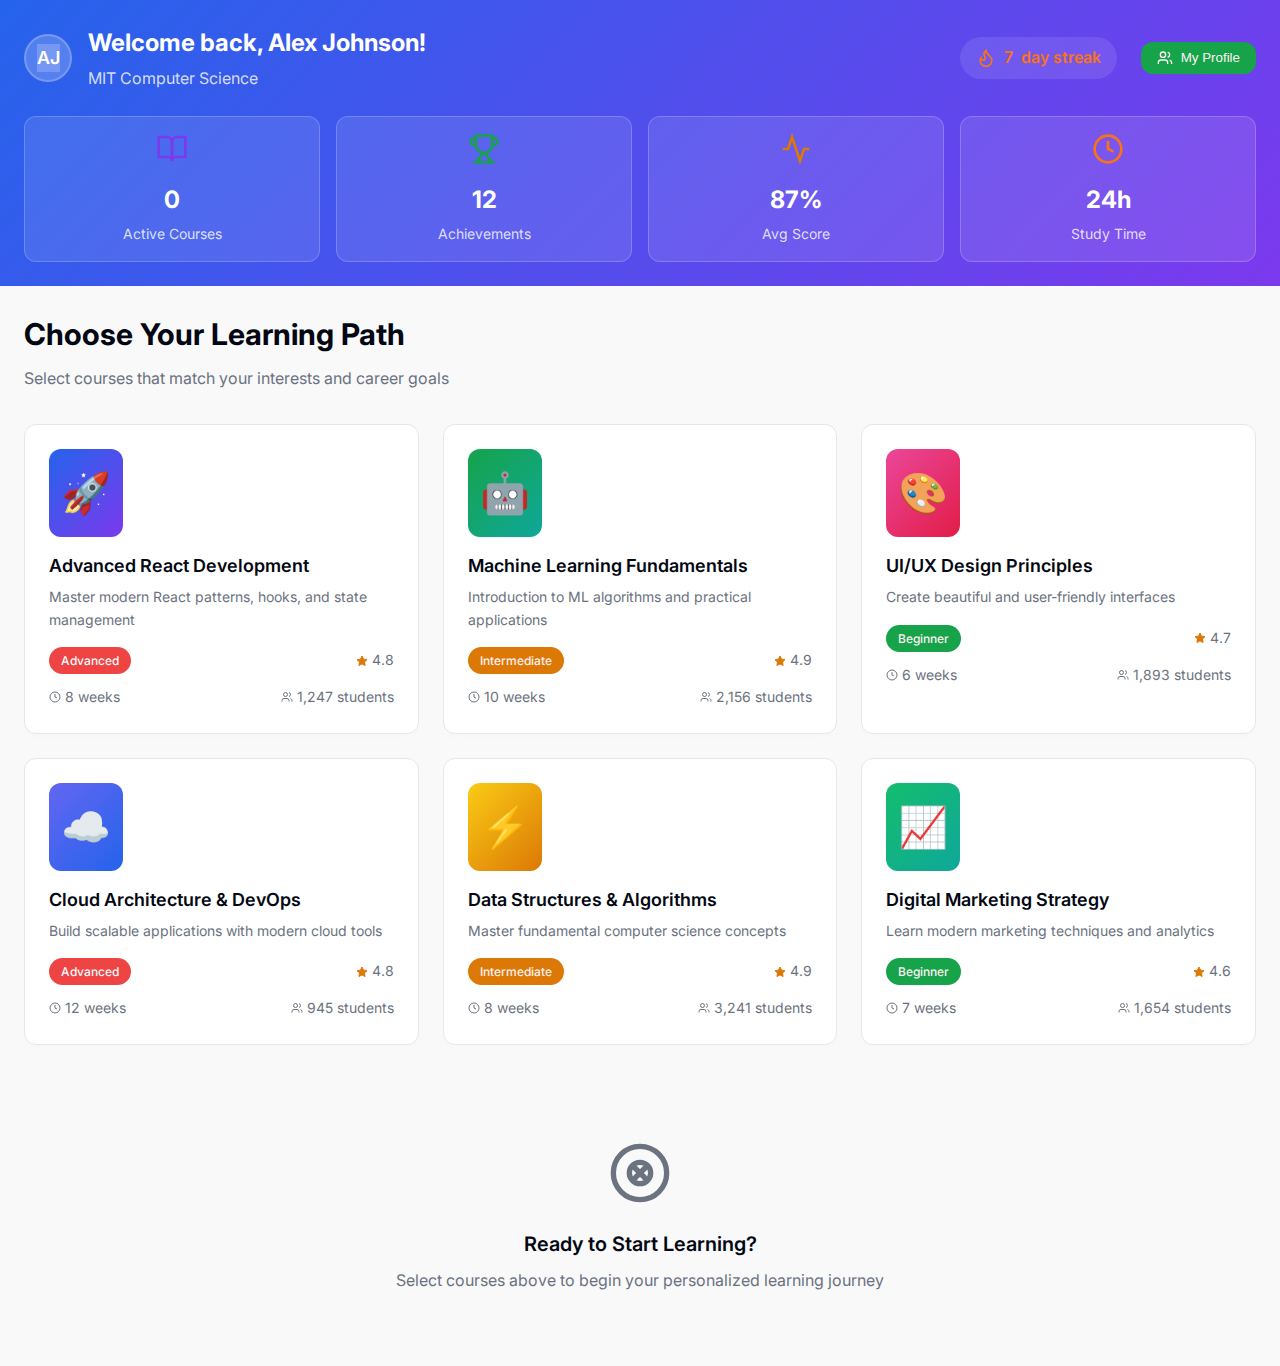
<file: index.html>
<!DOCTYPE html>
<html lang="en">
<head>
    <meta charset="UTF-8">
    <meta name="viewport" content="width=device-width, initial-scale=1.0">
    <title>LearnSync - Engagement & Retention Intelligence Platform</title>
    <meta name="description" content="Real-time learner engagement dashboard with gamification and social learning features">
    <link rel="stylesheet" href="style.css">
    <link href="https://fonts.googleapis.com/css2?family=Inter:wght@400;500;600;700&display=swap" rel="stylesheet">
</head>
<body>
    <div class="min-h-screen bg-background">
        <!-- Header -->
        <header class="header-gradient text-white p-6">
            <div class="max-w-7xl mx-auto">
                <div class="header-top">
                    <div class="user-info">
                        <div class="avatar">
                            <div class="avatar-fallback">S</div>
                        </div>
                        <div class="user-details">
                            <h1 class="welcome-text">Welcome back, <span id="student-name">Student</span>!</h1>
                            <p class="college-name" id="college-info">University</p>
                        </div>
                    </div>
                    
                    <div class="header-actions">
                        <div class="streak-display">
                            <svg class="streak-icon" width="20" height="20" viewBox="0 0 24 24" fill="none" stroke="currentColor" stroke-width="2">
                                <path d="M8.5 14.5A2.5 2.5 0 0 0 11 12c0-1.38-.5-2-1-3-1.072-2.143-.224-4.054 2-6 .5 2.5 2 4.9 4 6.5 2 1.6 3 3.5 3 5.5a7 7 0 1 1-14 0c0-1.153.433-2.294 1-3a2.5 2.5 0 0 0 2.5 2.5z"/>
                            </svg>
                            <span class="streak-count" id="streak-count">5</span>
                            <span>day streak</span>
                        </div>
                        <button class="profile-btn" onclick="goToProfile()">
                            <svg width="16" height="16" viewBox="0 0 24 24" fill="none" stroke="currentColor" stroke-width="2">
                                <path d="M16 21v-2a4 4 0 0 0-4-4H6a4 4 0 0 0-4 4v2"/>
                                <circle cx="9" cy="7" r="4"/>
                                <path d="M22 21v-2a4 4 0 0 0-3-3.87"/>
                                <path d="M16 3.13a4 4 0 0 1 0 7.75"/>
                            </svg>
                            My Profile
                        </button>
                    </div>
                </div>
                
                <div class="stats-grid">
                    <div class="stat-card">
                        <svg class="stat-icon accent-color" width="32" height="32" viewBox="0 0 24 24" fill="none" stroke="currentColor" stroke-width="2">
                            <path d="M2 3h6a4 4 0 0 1 4 4v14a3 3 0 0 0-3-3H2z"/>
                            <path d="M22 3h-6a4 4 0 0 0-4 4v14a3 3 0 0 1 3-3h7z"/>
                        </svg>
                        <p class="stat-number" id="active-courses">0</p>
                        <p class="stat-label">Active Courses</p>
                    </div>
                    <div class="stat-card">
                        <svg class="stat-icon secondary-color" width="32" height="32" viewBox="0 0 24 24" fill="none" stroke="currentColor" stroke-width="2">
                            <path d="M6 9H4.5a2.5 2.5 0 0 1 0-5H6"/>
                            <path d="M18 9h1.5a2.5 2.5 0 0 0 0-5H18"/>
                            <path d="M4 22h16"/>
                            <path d="M10 14.66V17c0 .55-.47.98-.97 1.21C7.85 18.75 7 20.24 7 22"/>
                            <path d="M14 14.66V17c0 .55.47.98.97 1.21C16.15 18.75 17 20.24 17 22"/>
                            <path d="M18 2H6v7a6 6 0 0 0 12 0V2Z"/>
                        </svg>
                        <p class="stat-number">12</p>
                        <p class="stat-label">Achievements</p>
                    </div>
                    <div class="stat-card">
                        <svg class="stat-icon warning-color" width="32" height="32" viewBox="0 0 24 24" fill="none" stroke="currentColor" stroke-width="2">
                            <polyline points="22,12 18,12 15,21 9,3 6,12 2,12"/>
                        </svg>
                        <p class="stat-number">87%</p>
                        <p class="stat-label">Avg Score</p>
                    </div>
                    <div class="stat-card">
                        <svg class="stat-icon streak-color" width="32" height="32" viewBox="0 0 24 24" fill="none" stroke="currentColor" stroke-width="2">
                            <circle cx="12" cy="12" r="10"/>
                            <polyline points="12,6 12,12 16,14"/>
                        </svg>
                        <p class="stat-number">24h</p>
                        <p class="stat-label">Study Time</p>
                    </div>
                </div>
            </div>
        </header>

        <!-- Main Content -->
        <main class="main-content">
            <div class="content-header">
                <div class="header-text">
                    <h2 class="main-title">Choose Your Learning Path</h2>
                    <p class="main-subtitle">Select courses that match your interests and career goals</p>
                </div>
                <button class="start-learning-btn" id="start-learning-btn" onclick="startLearning()" style="display: none;">
                    <svg width="16" height="16" viewBox="0 0 24 24" fill="none" stroke="currentColor" stroke-width="2">
                        <polygon points="5,3 19,12 5,21 5,3"/>
                    </svg>
                    Start Learning (<span id="selected-count">0</span> courses)
                </button>
            </div>

            <div class="courses-grid" id="courses-grid">
                <!-- Course cards will be generated by JavaScript -->
            </div>
            
            <div class="empty-state" id="empty-state">
                <svg class="empty-icon" width="64" height="64" viewBox="0 0 24 24" fill="none" stroke="currentColor" stroke-width="2">
                    <circle cx="12" cy="12" r="10"/>
                    <circle cx="12" cy="12" r="4"/>
                    <path d="m15 9-6 6"/>
                    <path d="m9 9 6 6"/>
                </svg>
                <h3 class="empty-title">Ready to Start Learning?</h3>
                <p class="empty-description">Select courses above to begin your personalized learning journey</p>
            </div>
        </main>
    </div>

    <!-- Toast Notification -->
    <div class="toast" id="toast">
        <div class="toast-content">
            <h4 class="toast-title" id="toast-title"></h4>
            <p class="toast-description" id="toast-description"></p>
        </div>
    </div>

    <script src="script.js"></script>
</body>
</html>
</file>
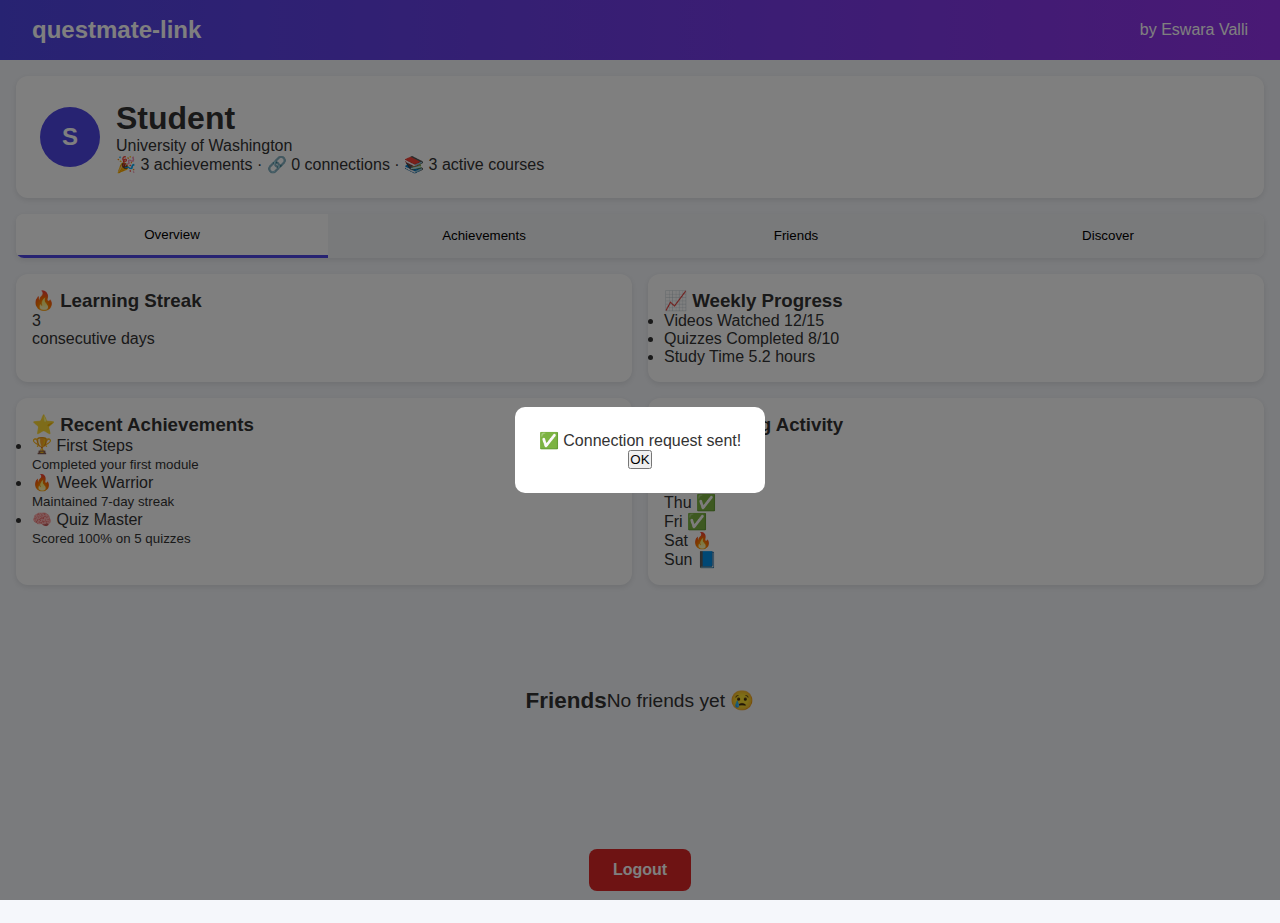
<file: profile.html>
<!DOCTYPE html>
<html lang="en">
<head>
  <meta charset="UTF-8">
  <meta name="viewport" content="width=device-width, initial-scale=1.0">
  <title>Student Dashboard</title>
  
  <style>
    * {
      margin: 0;
      padding: 0;
      box-sizing: border-box;
      font-family: "Segoe UI", sans-serif;
    }

    body {
      background: #f5f7fb;
      color: #333;
    }

    .navbar {
      background: linear-gradient(90deg, #4f46e5, #9333ea);
      color: #fff;
      padding: 1rem 2rem;
      display: flex;
      justify-content: space-between;
      align-items: center;
    }

    .profile {
      display: flex;
      align-items: center;
      gap: 1rem;
      padding: 1.5rem;
      background: white;
      border-radius: 12px;
      margin: 1rem;
      box-shadow: 0 2px 6px rgba(0,0,0,0.1);
    }

    .avatar {
      background: #4f46e5;
      color: #fff;
      font-weight: bold;
      font-size: 1.5rem;
      width: 60px;
      height: 60px;
      display: flex;
      justify-content: center;
      align-items: center;
      border-radius: 50%;
    }

    .tabs {
      display: flex;
      justify-content: center;
      margin: 0 1rem;
      background: #fff;
      border-radius: 8px;
      overflow: hidden;
      box-shadow: 0 2px 6px rgba(0,0,0,0.1);
    }

    .tab {
      flex: 1;
      padding: 0.8rem;
      border: none;
      background: #f3f4f6;
      cursor: pointer;
      font-weight: 500;
    }

    .tab.active {
      background: #fff;
      border-bottom: 3px solid #4f46e5;
    }

    .tab-content {
      display: none;
      margin: 1rem;
    }

    .tab-content.active {
      display: block;
    }

    .dashboard {
      display: grid;
      grid-template-columns: repeat(2, 1fr);
      gap: 1rem;
    }

    .card {
      background: #fff;
      border-radius: 12px;
      padding: 1rem;
      box-shadow: 0 2px 6px rgba(0,0,0,0.1);
    }

    .streak .number {
      font-size: 2rem;
      color: #e63946;
      font-weight: bold;
    }

    .card-grid {
      display: grid;
      grid-template-columns: repeat(auto-fit, minmax(220px, 1fr));
      gap: 1rem;
      margin: 1rem 0;
    }

    .badge {
      display: inline-block;
      padding: 0.2rem 0.6rem;
      border-radius: 12px;
      font-size: 0.8rem;
      margin-top: 0.3rem;
    }

    .badge.green { background: #16a34a; color: white; }
    .badge.gray { background: #d1d5db; color: black; }

    .friends {
      display: flex;
      justify-content: center;
      align-items: center;
      height: 200px;
      font-size: 1.2rem;
    }

    /* Discover */
    .discover-grid {
      display: grid;
      grid-template-columns: repeat(auto-fit, minmax(220px, 1fr));
      gap: 1rem;
      margin: 1rem 0;
    }
    .discover-card {
      background: #fff;
      border-radius: 12px;
      padding: 1rem;
      box-shadow: 0 2px 6px rgba(0,0,0,0.1);
      text-align: center;
    }
    .discover-card .avatar {
      width: 50px;
      height: 50px;
      margin: 0 auto 0.5rem;
      border-radius: 50%;
      background: #4f46e5;
      color: white;
      display: flex;
      justify-content: center;
      align-items: center;
      font-weight: bold;
    }
    .tag {
      background: #e5e7eb;
      padding: 0.2rem 0.6rem;
      border-radius: 6px;
      font-size: 0.8rem;
      margin: 0.2rem;
    }
    .connect-btn {
      margin-top: 0.5rem;
      padding: 0.5rem 1rem;
      border: none;
      background: linear-gradient(90deg, #4f46e5, #9333ea);
      color: white;
      border-radius: 6px;
      cursor: pointer;
      transition: 0.2s;
    }
    .connect-btn:hover {
      opacity: 0.9;
    }

    /* Popup */
    .popup {
      display: none;
      position: fixed;
      top: 0; left: 0; right: 0; bottom: 0;
      background: rgba(0,0,0,0.5);
      display: flex;
      justify-content: center;
      align-items: center;
    }
    .popup-content {
      background: #fff;
      padding: 1.5rem;
      border-radius: 10px;
      text-align: center;
    }

    /* --- ADDED CSS FOR LOGOUT --- */
    footer {
      text-align: center;
      padding: 2rem 1rem;
    }

    .logout-btn {
      display: inline-block;
      padding: 0.75rem 1.5rem;
      background-color: #dc2626; /* Red color for logout */
      color: white;
      text-decoration: none;
      font-weight: bold;
      border-radius: 8px;
      transition: background-color 0.2s;
    }

    .logout-btn:hover {
      background-color: #b91c1c; /* Darker red on hover */
    }
  </style>
</head>
<body>
  <nav class="navbar">
    <h2>questmate-link</h2>
    <span>by Eswara Valli</span>
  </nav>

  <header class="profile">
    <div class="avatar">S</div>
    <div class="profile-info">
      <h1>Student</h1>
      <p>University of Washington</p>
      <p>🎉 3 achievements · 🔗 0 connections · 📚 3 active courses</p>
    </div>
  </header>

  <div class="tabs">
    <button class="tab active" data-tab="overview">Overview</button>
    <button class="tab" data-tab="achievements">Achievements</button>
    <button class="tab" data-tab="friends">Friends</button>
    <button class="tab" data-tab="discover">Discover</button>
  </div>

  <main>
    <section id="overview" class="tab-content active">
      <div class="dashboard">
        <section class="card">
          <h3>🔥 Learning Streak</h3>
          <p class="big-number">5</p>
          <p>consecutive days</p>
        </section>

        <section class="card">
          <h3>📈 Weekly Progress</h3>
          <ul>
            <li>Videos Watched <span>12/15</span></li>
            <li>Quizzes Completed <span>8/10</span></li>
            <li>Study Time <span>5.2 hours</span></li>
          </ul>
        </section>

        <section class="card">
          <h3>⭐ Recent Achievements</h3>
          <ul>
            <li>🏆 First Steps <br><small>Completed your first module</small></li>
            <li>🔥 Week Warrior <br><small>Maintained 7-day streak</small></li>
            <li>🧠 Quiz Master <br><small>Scored 100% on 5 quizzes</small></li>
          </ul>
        </section>

        <section class="card">
          <h3>📅 Learning Activity</h3>
          <div class="week">
            <div class="day">Mon ✅</div>
            <div class="day">Tue ✅</div>
            <div class="day">Wed 📘</div>
            <div class="day">Thu ✅</div>
            <div class="day">Fri ✅</div>
            <div class="day">Sat 🔥</div>
            <div class="day">Sun 📘</div>
          </div>
        </section>
      </div>
    </section>

    <section id="achievements" class="tab-content">
      <h3>Earned Achievements (3)</h3>
      <div class="card-grid">
        <div class="card">🎯 <b>First Steps</b><br><small>Completed your first module</small><div class="badge green">Earned</div></div>
        <div class="card">🔥 <b>Week Warrior</b><br><small>Maintained 7-day streak</small><div class="badge green">Earned</div></div>
        <div class="card">🧠 <b>Quiz Master</b><br><small>Scored 100% on 5 quizzes</small><div class="badge green">Earned</div></div>
      </div>

      <h3>Next Goals (3)</h3>
      <div class="card-grid">
        <div class="card">👥 <b>Social Learner</b><br><small>Connect with 10 friends</small><div class="badge gray">Locked</div></div>
        <div class="card">📘 <b>Course Crusher</b><br><small>Complete 3 full courses</small><div class="badge gray">Locked</div></div>
        <div class="card">⚡ <b>Streak Legend</b><br><small>Maintain 30-day streak</small><div class="badge gray">Locked</div></div>
      </div>
    </section>

    <section id="friends" class="tab-content friends">
    <h3>Friends</h3>
    <p>No friends yet 😢</p>
    </section>

    <section id="discover" class="tab-content">
      <h3>Suggested Connections</h3>
      <div class="discover-grid">
        <div class="discover-card">
          <div class="avatar">AJ</div>
          <h4>Alice Johnson</h4>
          <p>MIT</p>
          <p>🔥 Streak: <b>12 days</b></p>
          <p>Courses: <span class="tag">Advanced React</span> <span class="tag">Machine Learning</span></p>
          <small>2 shared courses</small>
          <button class="connect-btn">Connect</button>
        </div>

        <div class="discover-card">
          <div class="avatar">BC</div>
          <h4>Bob Chen</h4>
          <p>MIT</p>
          <p>🔥 Streak: <b>8 days</b></p>
          <p>Courses: <span class="tag">UI/UX Design</span> <span class="tag">Advanced React</span></p>
          <small>1 shared course</small>
          <button class="connect-btn">Connect</button>
        </div>

        <div class="discover-card">
          <div class="avatar">CD</div>
          <h4>Carol Davis</h4>
          <p>Stanford University</p>
          <p>🔥 Streak: <b>15 days</b></p>
          <p>Courses: <span class="tag">Machine Learning</span> <span class="tag">Data Structures</span></p>
          <small>1 shared course</small>
          <button class="connect-btn">Connect</button>
        </div>

        <div class="discover-card">
          <div class="avatar">DK</div>
          <h4>David Kim</h4>
          <p>MIT</p>
          <p>🔥 Streak: <b>22 days</b></p>
          <p>Courses: <span class="tag">Cloud Architecture</span> <span class="tag">Advanced React</span></p>
          <small>1 shared course</small>
          <button class="connect-btn">Connect</button>
        </div>
      </div>
    </section>
  </main>

  <div id="popup" class="popup">
    <div class="popup-content">
      <p>✅ Connection request sent!</p>
      <button id="closePopup">OK</button>
    </div>
  </div>
  
  <footer>
    <a href="#" class="logout-btn">Logout</a>
  </footer>

  <script>
    // Tab switching
    const tabs = document.querySelectorAll(".tab");
    const contents = document.querySelectorAll(".tab-content");

    tabs.forEach(tab => {
      tab.addEventListener("click", () => {
        tabs.forEach(t => t.classList.remove("active"));
        contents.forEach(c => c.classList.remove("active"));

        tab.classList.add("active");
        document.getElementById(tab.dataset.tab).classList.add("active");
      });
    });

    // Streak animation
    document.addEventListener("DOMContentLoaded", () => {
      const streak = document.querySelector(".big-number");
      if (streak) {
        let count = 0;
        const target = parseInt(streak.textContent);

        const interval = setInterval(() => {
          if (count < target) {
            count++;
            streak.textContent = count;
          } else {
            clearInterval(interval);
          }
        }, 200);
      }
    });

    // Popup for connect
    const connectBtns = document.querySelectorAll(".connect-btn");
    const popup = document.getElementById("popup");
    const closePopup = document.getElementById("closePopup");

    connectBtns.forEach(btn => {
      btn.addEventListener("click", () => {
        popup.style.display = "flex";
      });
    });

    closePopup.addEventListener("click", () => {
      popup.style.display = "none";
    });

    // --- JAVASCRIPT FOR LOGOUT (NOW WITH REDIRECT) ---
    const logoutBtn = document.querySelector('.logout-btn');
    logoutBtn.addEventListener('click', (event) => {
      event.preventDefault(); // Prevents the link from navigating
      
      // Redirect to the login page
      window.location.href = 'login.html'; 
    });
  </script>
</body>
</html>
</file>
<file: style.css>
:root {
    /* Core Learning Platform Colors */
    --background: hsl(240, 10%, 98%);
    --foreground: hsl(224, 71.4%, 4.1%);
    
    /* Learning UI Colors */
    --card: hsl(0, 0%, 100%);
    --card-foreground: hsl(224, 71.4%, 4.1%);
    
    /* Educational Primary - Trust & Learning Blue */
    --primary: hsl(221.2, 83.2%, 53.3%);
    --primary-foreground: hsl(210, 40%, 98%);
    --primary-glow: hsl(221.2, 83.2%, 73.3%);
    
    /* Achievement & Success */
    --secondary: hsl(142.1, 76.2%, 36.3%);
    --secondary-foreground: hsl(355.7, 100%, 97.3%);
    
    /* Learning Progress */
    --muted: hsl(220, 14.3%, 95.9%);
    --muted-foreground: hsl(220, 8.9%, 46.1%);
    
    /* Interactive Elements */
    --accent: hsl(262.1, 83.3%, 57.8%);
    --accent-foreground: hsl(210, 40%, 98%);
    
    /* Gamification Colors */
    --success: hsl(142.1, 76.2%, 36.3%);
    --success-foreground: hsl(355.7, 100%, 97.3%);
    
    --warning: hsl(32.2, 95%, 44.1%);
    --warning-foreground: hsl(355.7, 100%, 97.3%);
    
    --streak: hsl(24.6, 95%, 53.1%);
    --streak-foreground: hsl(355.7, 100%, 97.3%);
    
    --destructive: hsl(0, 84.2%, 60.2%);
    --destructive-foreground: hsl(210, 40%, 98%);
    
    /* UI Elements */
    --border: hsl(220, 13%, 91%);
    --ring: hsl(221.2, 83.2%, 53.3%);
    
    --radius: 0.75rem;
    
    /* Learning Gradients */
    --gradient-learning: linear-gradient(135deg, var(--primary), var(--accent));
    --gradient-achievement: linear-gradient(135deg, var(--success), var(--streak));
    --gradient-progress: linear-gradient(90deg, var(--primary), var(--primary-glow));
    
    /* Shadows for Depth */
    --shadow-learning: 0 10px 30px -12px hsla(221.2, 83.2%, 53.3%, 0.25);
    --shadow-achievement: 0 8px 25px -8px hsla(142.1, 76.2%, 36.3%, 0.3);
    --shadow-card: 0 4px 6px -1px hsla(220, 13%, 91%, 0.1), 0 2px 4px -1px hsla(220, 13%, 91%, 0.06);
    --shadow-elevated: 0 20px 25px -5px hsla(220, 13%, 91%, 0.1), 0 10px 10px -5px hsla(220, 13%, 91%, 0.04);
}

* {
    margin: 0;
    padding: 0;
    box-sizing: border-box;
}

body {
    font-family: 'Inter', -apple-system, BlinkMacSystemFont, 'Segoe UI', 'Roboto', sans-serif;
    background-color: var(--background);
    color: var(--foreground);
    line-height: 1.6;
}

.min-h-screen {
    min-height: 100vh;
}

/* Header Styles */
.header-gradient {
    background: var(--gradient-learning);
}

.max-w-7xl {
    max-width: 80rem;
}

.mx-auto {
    margin-left: auto;
    margin-right: auto;
}

.p-6 {
    padding: 1.5rem;
}

.header-top {
    display: flex;
    align-items: center;
    justify-content: space-between;
    margin-bottom: 1.5rem;
}

.user-info {
    display: flex;
    align-items: center;
    gap: 1rem;
}

.avatar {
    height: 3rem;
    width: 3rem;
    border-radius: 50%;
    border: 2px solid rgba(255, 255, 255, 0.2);
    display: flex;
    align-items: center;
    justify-content: center;
    background: rgba(255, 255, 255, 0.2);
}

.avatar-fallback {
    background: rgba(255, 255, 255, 0.2);
    color: white;
    font-weight: 600;
    font-size: 1.125rem;
}

.welcome-text {
    font-size: 1.5rem;
    font-weight: 700;
    color: white;
    margin-bottom: 0.25rem;
}

.college-name {
    color: rgba(255, 255, 255, 0.8);
}

.header-actions {
    display: flex;
    align-items: center;
    gap: 1.5rem;
}

.streak-display {
    display: flex;
    align-items: center;
    gap: 0.5rem;
    background: rgba(255, 255, 255, 0.1);
    padding: 0.5rem 1rem;
    border-radius: 9999px;
    color: var(--streak);
    font-weight: 600;
}

.streak-icon {
    color: var(--streak);
}

.profile-btn {
    background: var(--secondary);
    color: var(--secondary-foreground);
    border: none;
    padding: 0.5rem 1rem;
    border-radius: var(--radius);
    font-weight: 500;
    cursor: pointer;
    display: flex;
    align-items: center;
    gap: 0.5rem;
    transition: all 0.3s cubic-bezier(0.4, 0, 0.2, 1);
}

.profile-btn:hover {
    transform: translateY(-1px);
    box-shadow: var(--shadow-elevated);
}

.stats-grid {
    display: grid;
    grid-template-columns: repeat(4, 1fr);
    gap: 1rem;
}

.stat-card {
    background: rgba(255, 255, 255, 0.1);
    border: 1px solid rgba(255, 255, 255, 0.2);
    color: white;
    padding: 1rem;
    border-radius: var(--radius);
    text-align: center;
}

.stat-icon {
    margin: 0 auto 0.5rem;
}

.accent-color {
    color: var(--accent);
}

.secondary-color {
    color: var(--secondary);
}

.warning-color {
    color: var(--warning);
}

.streak-color {
    color: var(--streak);
}

.stat-number {
    font-size: 1.5rem;
    font-weight: 700;
    margin-bottom: 0.25rem;
}

.stat-label {
    font-size: 0.875rem;
    color: rgba(255, 255, 255, 0.8);
}

/* Main Content */
.main-content {
    max-width: 80rem;
    margin: 0 auto;
    padding: 1.5rem;
}

.content-header {
    margin-bottom: 2rem;
    display: flex;
    align-items: center;
    justify-content: space-between;
}

.main-title {
    font-size: 1.875rem;
    font-weight: 700;
    color: var(--foreground);
    margin-bottom: 0.5rem;
}

.main-subtitle {
    color: var(--muted-foreground);
}

.start-learning-btn {
    background: var(--gradient-learning);
    color: white;
    border: none;
    padding: 0.75rem 1.5rem;
    border-radius: var(--radius);
    font-weight: 600;
    cursor: pointer;
    display: flex;
    align-items: center;
    gap: 0.5rem;
    transition: all 0.3s cubic-bezier(0.4, 0, 0.2, 1);
    box-shadow: var(--shadow-learning);
}

.start-learning-btn:hover {
    transform: scale(1.05);
    box-shadow: var(--shadow-elevated);
}

.courses-grid {
    display: grid;
    grid-template-columns: repeat(auto-fit, minmax(350px, 1fr));
    gap: 1.5rem;
    margin-bottom: 3rem;
}

.course-card {
    background: var(--card);
    border: 1px solid var(--border);
    border-radius: var(--radius);
    padding: 1.5rem;
    cursor: pointer;
    transition: all 0.3s cubic-bezier(0.4, 0, 0.2, 1);
    box-shadow: var(--shadow-card);
}

.course-card:hover {
    transform: scale(1.02);
    box-shadow: var(--shadow-elevated);
}

.course-card.selected {
    border: 2px solid var(--primary);
    box-shadow: var(--shadow-learning);
}

.course-header {
    display: flex;
    align-items: flex-start;
    justify-content: space-between;
    margin-bottom: 1rem;
}

.course-emoji {
    font-size: 2.5rem;
    padding: 0.75rem;
    border-radius: var(--radius);
    background: var(--gradient-learning);
}

.course-emoji.react {
    background: linear-gradient(135deg, hsl(221.2, 83.2%, 53.3%), hsl(262.1, 83.3%, 57.8%));
}

.course-emoji.ml {
    background: linear-gradient(135deg, hsl(142.1, 76.2%, 36.3%), hsl(174.7, 83.9%, 35.7%));
}

.course-emoji.design {
    background: linear-gradient(135deg, hsl(330, 81%, 60%), hsl(346.8, 77.2%, 49.8%));
}

.course-emoji.cloud {
    background: linear-gradient(135deg, hsl(238.7, 83.5%, 66.7%), hsl(221.2, 83.2%, 53.3%));
}

.course-emoji.algo {
    background: linear-gradient(135deg, hsl(47.9, 95.8%, 53.1%), hsl(32.2, 95%, 44.1%));
}

.course-emoji.marketing {
    background: linear-gradient(135deg, hsl(151.8, 81%, 41%), hsl(174.7, 83.9%, 35.7%));
}

.check-icon {
    color: var(--success);
}

.course-title {
    font-size: 1.125rem;
    font-weight: 600;
    line-height: 1.4;
    margin-bottom: 0.5rem;
    color: var(--card-foreground);
}

.course-description {
    font-size: 0.875rem;
    color: var(--muted-foreground);
    margin-bottom: 1rem;
}

.course-meta {
    display: flex;
    align-items: center;
    justify-content: space-between;
    margin-bottom: 0.75rem;
}

.level-badge {
    padding: 0.25rem 0.75rem;
    border-radius: 9999px;
    font-size: 0.75rem;
    font-weight: 500;
}

.level-beginner {
    background: var(--success);
    color: var(--success-foreground);
}

.level-intermediate {
    background: var(--warning);
    color: var(--warning-foreground);
}

.level-advanced {
    background: var(--destructive);
    color: var(--destructive-foreground);
}

.rating {
    display: flex;
    align-items: center;
    gap: 0.25rem;
    font-size: 0.875rem;
    color: var(--muted-foreground);
}

.star-icon {
    color: var(--warning);
    fill: var(--warning);
}

.course-details {
    display: flex;
    align-items: center;
    justify-content: space-between;
    font-size: 0.875rem;
    color: var(--muted-foreground);
}

.detail-item {
    display: flex;
    align-items: center;
    gap: 0.25rem;
}

/* Progress Bar */
.progress-section {
    margin-top: 0.5rem;
}

.progress-header {
    display: flex;
    align-items: center;
    justify-content: space-between;
    margin-bottom: 0.25rem;
    font-size: 0.75rem;
}

.progress-bar {
    width: 100%;
    height: 0.25rem;
    background: var(--muted);
    border-radius: 9999px;
    overflow: hidden;
}

.progress-fill {
    height: 100%;
    background: var(--gradient-progress);
    transition: width 0.3s ease;
}

/* Empty State */
.empty-state {
    text-align: center;
    padding: 3rem 0;
}

.empty-icon {
    margin: 0 auto 1rem;
    color: var(--muted-foreground);
}

.empty-title {
    font-size: 1.25rem;
    font-weight: 600;
    color: var(--foreground);
    margin-bottom: 0.5rem;
}

.empty-description {
    color: var(--muted-foreground);
}

/* Toast Notification */
.toast {
    position: fixed;
    top: 1rem;
    right: 1rem;
    background: var(--card);
    border: 1px solid var(--border);
    border-radius: var(--radius);
    padding: 1rem;
    box-shadow: var(--shadow-elevated);
    max-width: 400px;
    transform: translateX(100%);
    opacity: 0;
    transition: all 0.3s cubic-bezier(0.4, 0, 0.2, 1);
    z-index: 1000;
}

.toast.show {
    transform: translateX(0);
    opacity: 1;
}

.toast-title {
    font-weight: 600;
    margin-bottom: 0.25rem;
    color: var(--card-foreground);
}

.toast-description {
    font-size: 0.875rem;
    color: var(--muted-foreground);
}

/* Responsive Design */
@media (max-width: 768px) {
    .stats-grid {
        grid-template-columns: repeat(2, 1fr);
    }
    
    .content-header {
        flex-direction: column;
        align-items: flex-start;
        gap: 1rem;
    }
    
    .courses-grid {
        grid-template-columns: 1fr;
    }
    
    .header-top {
        flex-direction: column;
        align-items: flex-start;
        gap: 1rem;
    }
    
    .header-actions {
        width: 100%;
        justify-content: space-between;
    }
}

@media (max-width: 480px) {
    .stats-grid {
        grid-template-columns: 1fr;
    }
    
    .p-6 {
        padding: 1rem;
    }
    
    .main-content {
        padding: 1rem;
    }
}

/* Animations */
@keyframes fadeIn {
    from {
        opacity: 0;
        transform: translateY(10px);
    }
    to {
        opacity: 1;
        transform: translateY(0);
    }
}

.fade-in {
    animation: fadeIn 0.3s ease-out;
}

@keyframes pulse {
    0%, 100% {
        opacity: 1;
    }
    50% {
        opacity: 0.5;
    }
}

.pulse {
    animation: pulse 2s cubic-bezier(0.4, 0, 0.6, 1) infinite;
}
</file>
